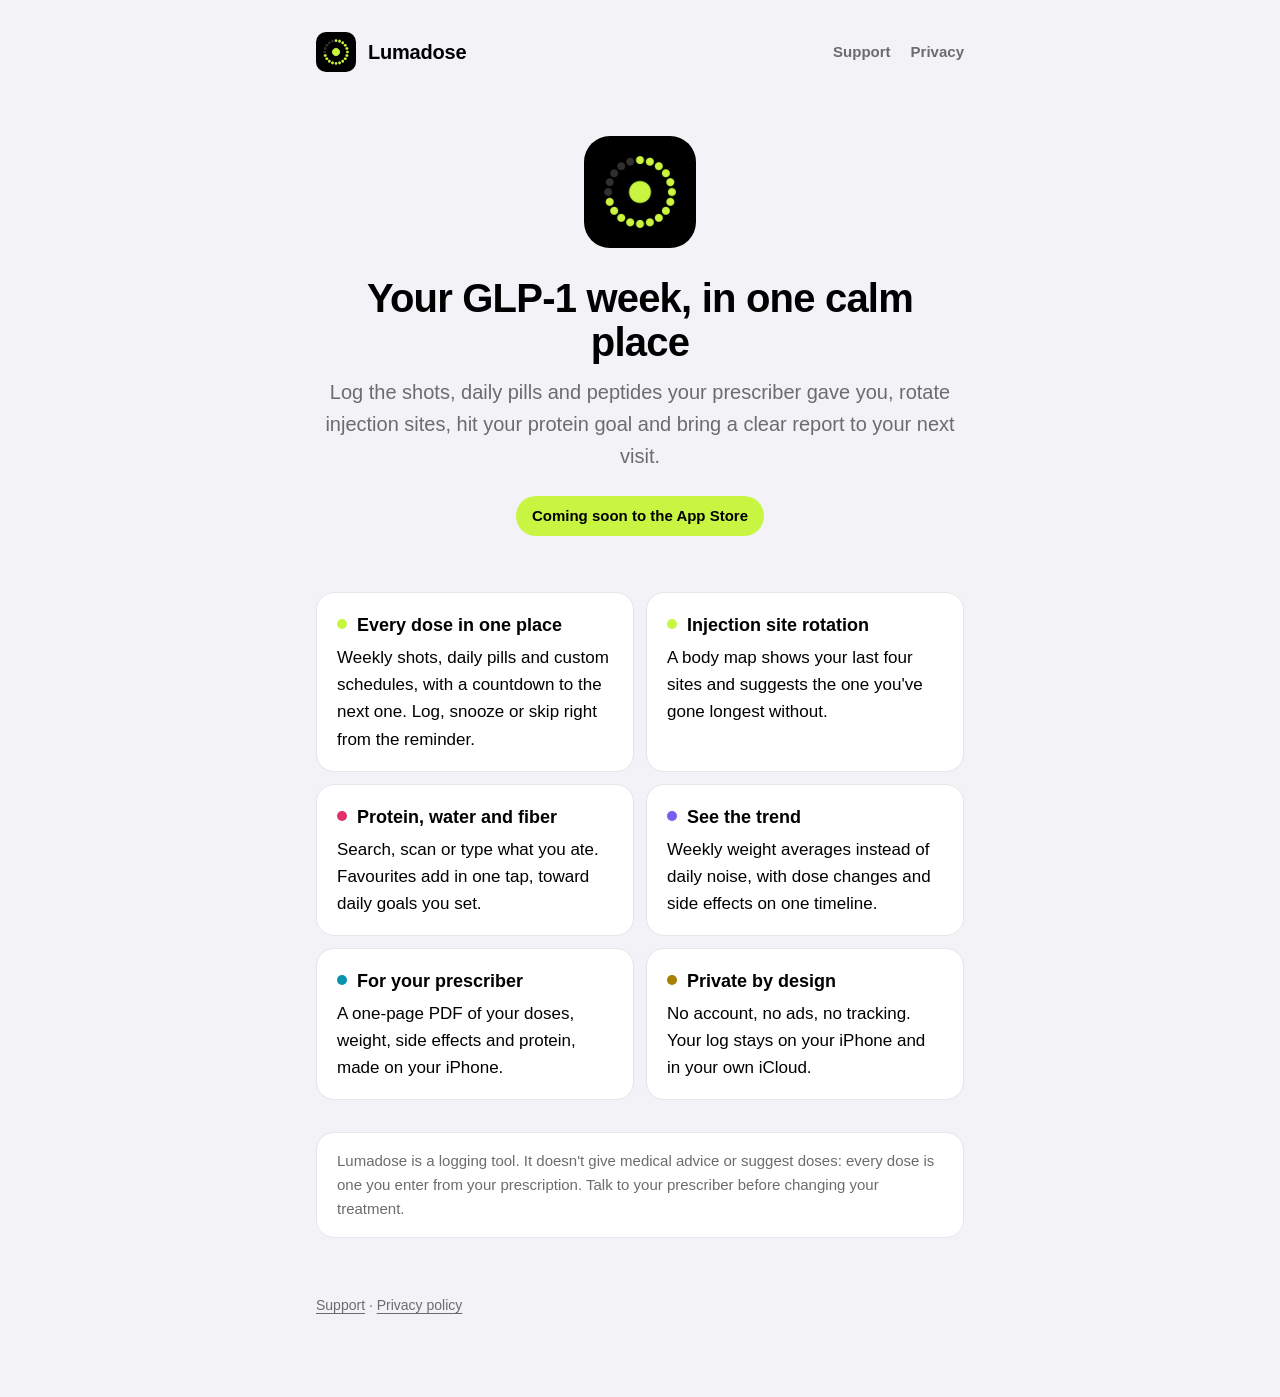
<file: index.html>
<!doctype html>
<html lang="en">
<head>
  <meta charset="utf-8">
  <meta name="viewport" content="width=device-width, initial-scale=1">
  <title>Lumadose: GLP-1 Tracker</title>
  <meta name="description" content="A private log for GLP-1 medication on iPhone: shots, pills and peptides, injection sites, protein and a report for your prescriber. No account, no tracking.">
  <meta name="color-scheme" content="light dark">
  <link rel="icon" href="assets/favicon.png">
  <link rel="apple-touch-icon" href="assets/icon.png">
  <link rel="stylesheet" href="assets/style.css">
</head>
<body>
<main>
  <header class="site">
    <a href="./"><img src="assets/icon.png" alt=""><span>Lumadose</span></a>
    <nav><a href="support/">Support</a><a href="privacy/">Privacy</a></nav>
  </header>

  <section class="hero">
    <img src="assets/icon.png" alt="Lumadose app icon">
    <h1>Your GLP-1 week, in one calm place</h1>
    <p class="lead">Log the shots, daily pills and peptides your prescriber gave you, rotate injection sites, hit your protein goal and bring a clear report to your next visit.</p>
    <p><span class="badge">Coming soon to the App Store</span></p>
  </section>

  <div class="cards">
    <div class="card">
      <h3>Every dose in one place</h3>
      <p>Weekly shots, daily pills and custom schedules, with a countdown to the next one. Log, snooze or skip right from the reminder.</p>
    </div>
    <div class="card">
      <h3>Injection site rotation</h3>
      <p>A body map shows your last four sites and suggests the one you've gone longest without.</p>
    </div>
    <div class="card protein">
      <h3>Protein, water and fiber</h3>
      <p>Search, scan or type what you ate. Favourites add in one tap, toward daily goals you set.</p>
    </div>
    <div class="card weight">
      <h3>See the trend</h3>
      <p>Weekly weight averages instead of daily noise, with dose changes and side effects on one timeline.</p>
    </div>
    <div class="card water">
      <h3>For your prescriber</h3>
      <p>A one-page PDF of your doses, weight, side effects and protein, made on your iPhone.</p>
    </div>
    <div class="card fiber">
      <h3>Private by design</h3>
      <p>No account, no ads, no tracking. Your log stays on your iPhone and in your own iCloud.</p>
    </div>
  </div>

  <div class="note">
    <p>Lumadose is a logging tool. It doesn't give medical advice or suggest doses: every dose is one you enter from your prescription. Talk to your prescriber before changing your treatment.</p>
  </div>

  <footer>
    <p><a href="support/">Support</a> · <a href="privacy/">Privacy policy</a></p>
  </footer>
</main>
</body>
</html>
</file>
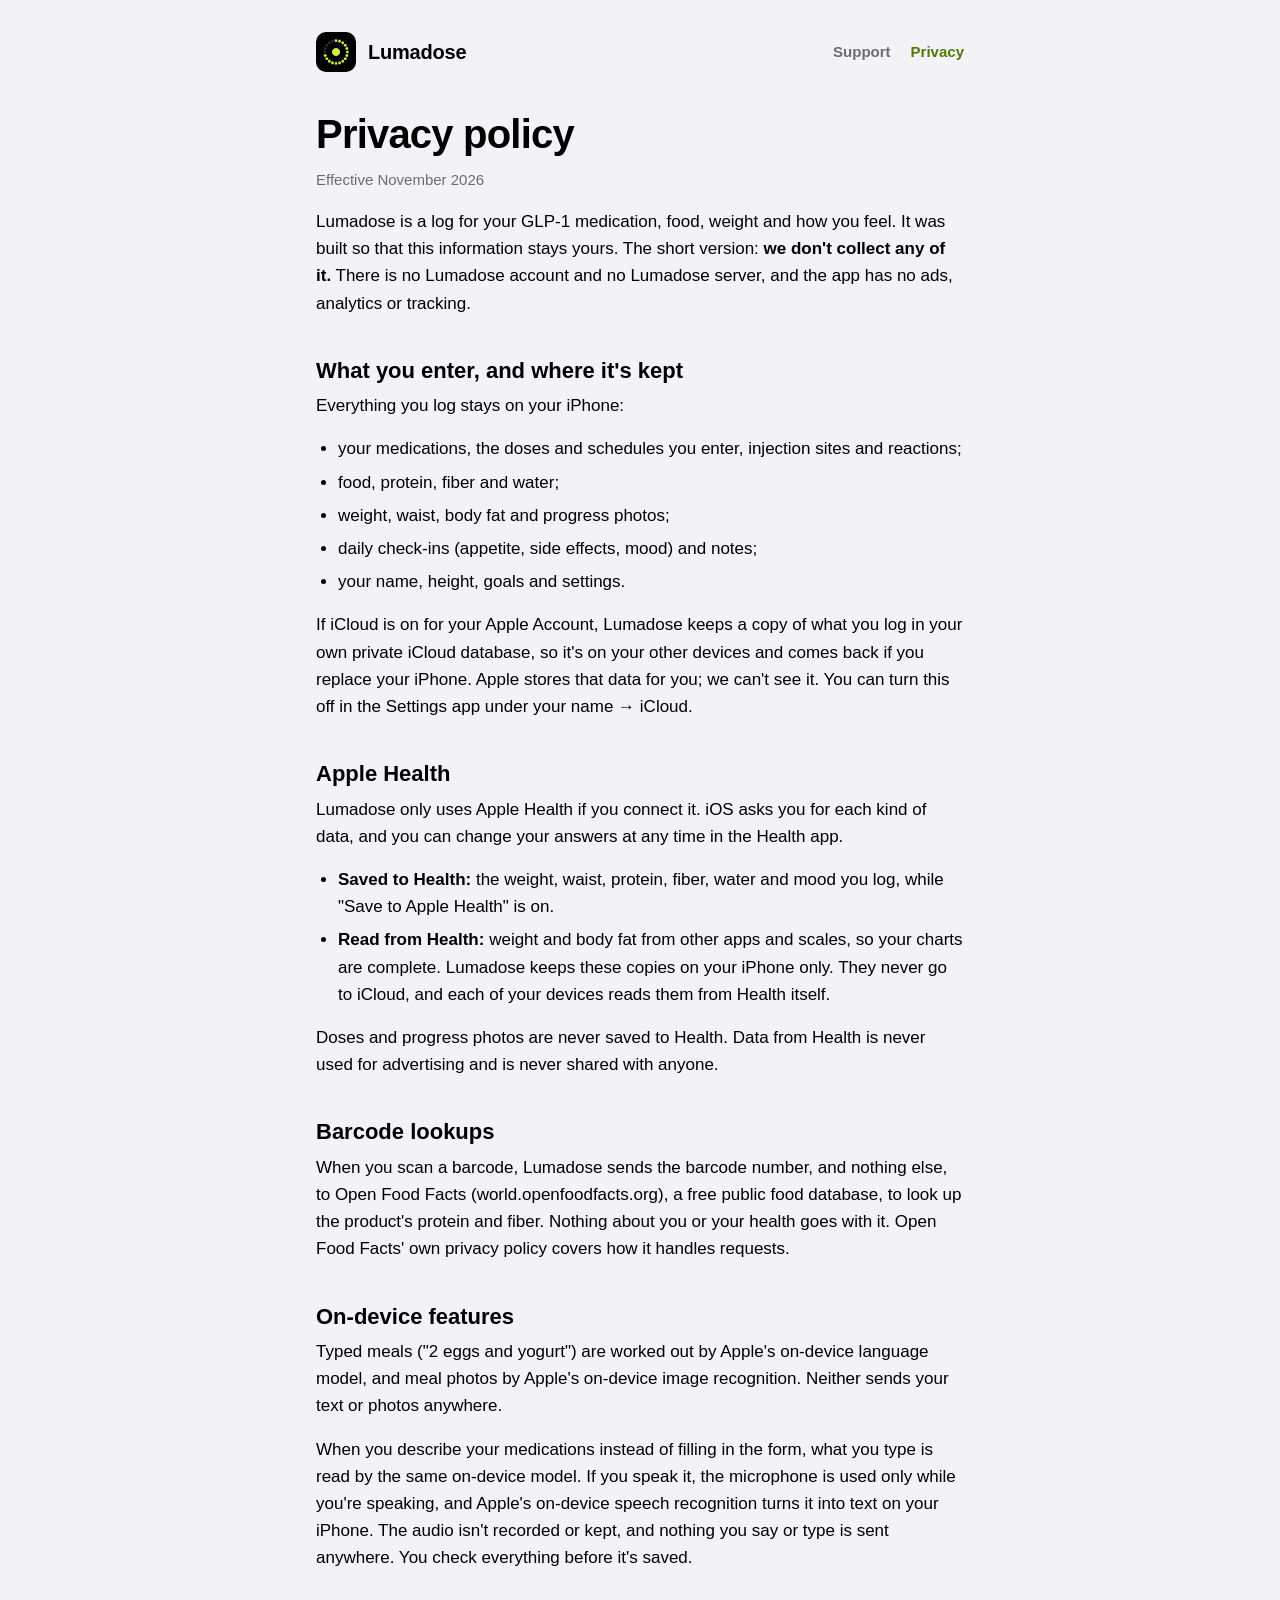
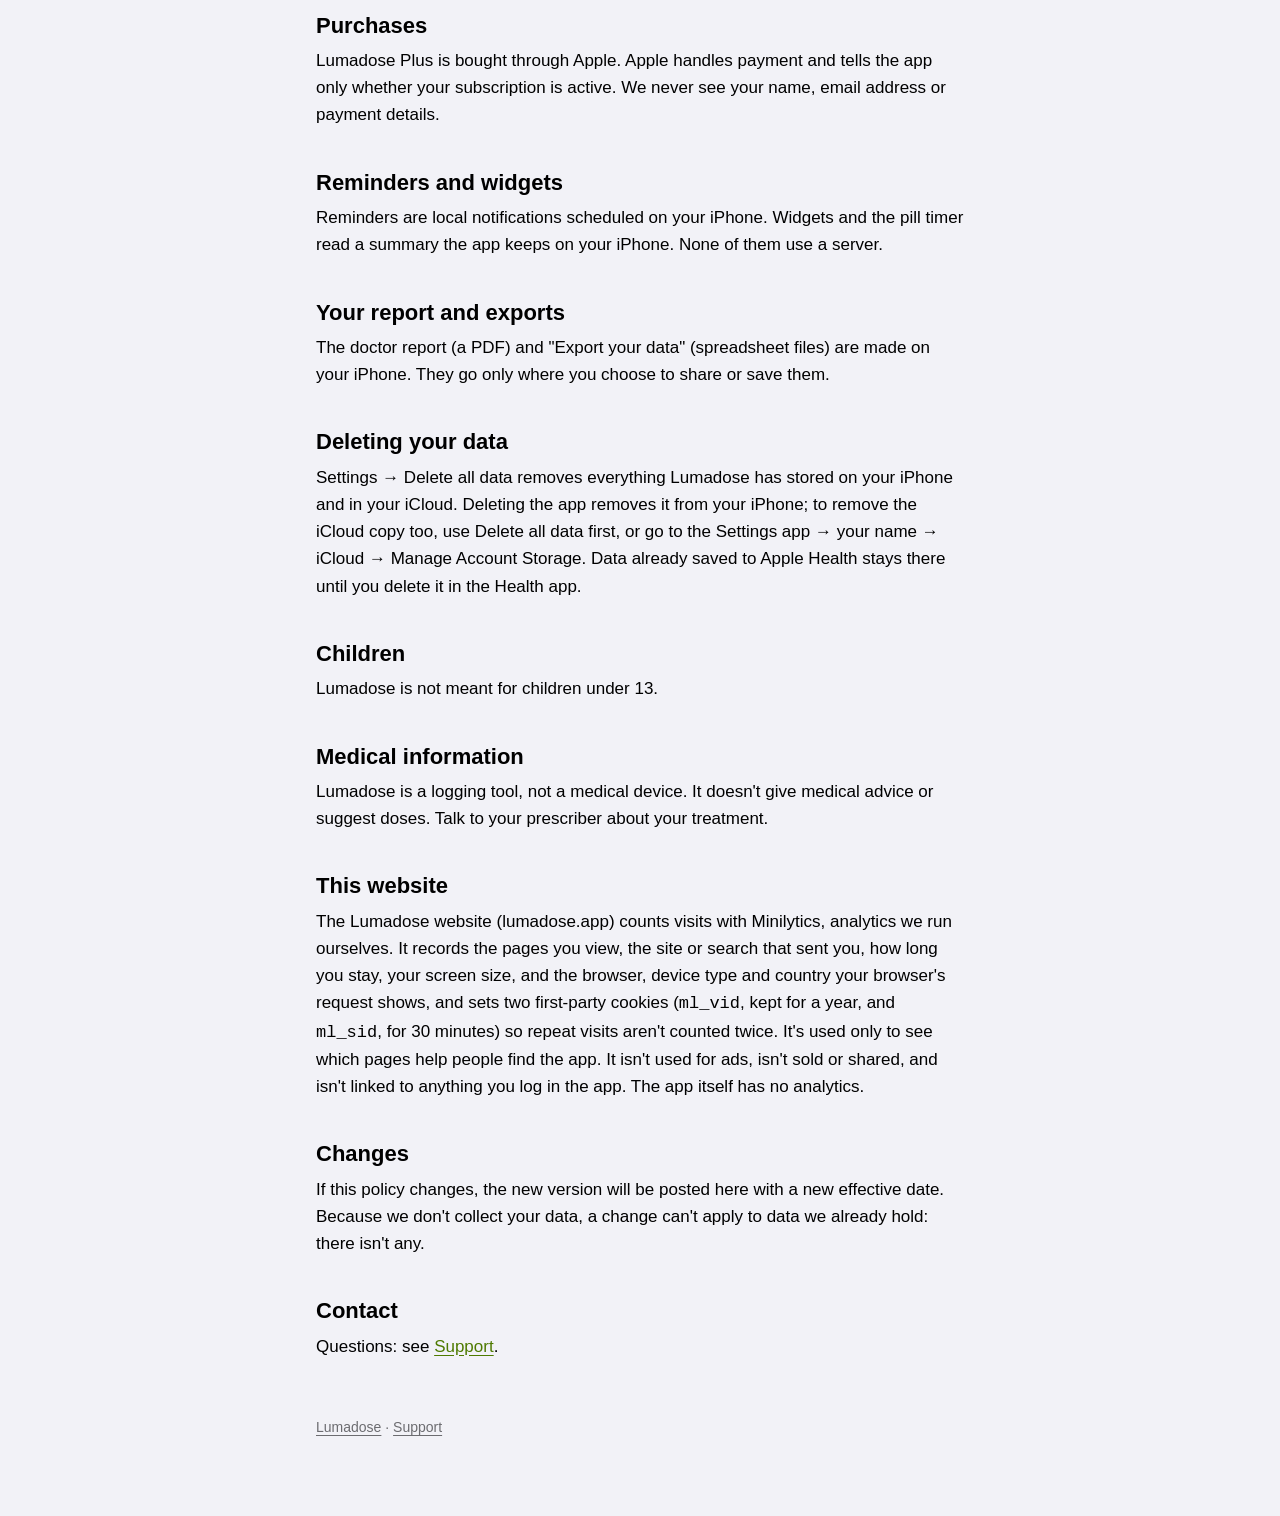
<file: privacy/index.html>
<!doctype html>
<html lang="en">
<head>
  <meta charset="utf-8">
  <meta name="viewport" content="width=device-width, initial-scale=1">
  <title>Lumadose Privacy Policy</title>
  <meta name="description" content="Lumadose doesn't collect your data. No account, no server, no ads, no tracking.">
  <meta name="color-scheme" content="light dark">
  <link rel="icon" href="../assets/favicon.png">
  <link rel="apple-touch-icon" href="../assets/icon.png">
  <link rel="stylesheet" href="../assets/style.css">
</head>
<body>
<main>
  <header class="site">
    <a href="../"><img src="../assets/icon.png" alt=""><span>Lumadose</span></a>
    <nav><a href="../support/">Support</a><a href="./" aria-current="page">Privacy</a></nav>
  </header>

  <h1>Privacy policy</h1>
  <p class="updated">Effective November 2026</p>

  <p>Lumadose is a log for your GLP-1 medication, food, weight and how you feel. It was built so that this information stays yours. The short version: <strong>we don't collect any of it.</strong> There is no Lumadose account and no Lumadose server, and the app has no ads, analytics or tracking.</p>

  <h2>What you enter, and where it's kept</h2>
  <p>Everything you log stays on your iPhone:</p>
  <ul>
    <li>your medications, the doses and schedules you enter, injection sites and reactions;</li>
    <li>food, protein, fiber and water;</li>
    <li>weight, waist, body fat and progress photos;</li>
    <li>daily check-ins (appetite, side effects, mood) and notes;</li>
    <li>your name, height, goals and settings.</li>
  </ul>
  <p>If iCloud is on for your Apple Account, Lumadose keeps a copy of what you log in your own private iCloud database, so it's on your other devices and comes back if you replace your iPhone. Apple stores that data for you; we can't see it. You can turn this off in the Settings app under your name → iCloud.</p>

  <h2>Apple Health</h2>
  <p>Lumadose only uses Apple Health if you connect it. iOS asks you for each kind of data, and you can change your answers at any time in the Health app.</p>
  <ul>
    <li><strong>Saved to Health:</strong> the weight, waist, protein, fiber, water and mood you log, while "Save to Apple Health" is on.</li>
    <li><strong>Read from Health:</strong> weight and body fat from other apps and scales, so your charts are complete. Lumadose keeps these copies on your iPhone only. They never go to iCloud, and each of your devices reads them from Health itself.</li>
  </ul>
  <p>Doses and progress photos are never saved to Health. Data from Health is never used for advertising and is never shared with anyone.</p>

  <h2>Barcode lookups</h2>
  <p>When you scan a barcode, Lumadose sends the barcode number, and nothing else, to Open Food Facts (world.openfoodfacts.org), a free public food database, to look up the product's protein and fiber. Nothing about you or your health goes with it. Open Food Facts' own privacy policy covers how it handles requests.</p>

  <h2>On-device features</h2>
  <p>Typed meals ("2 eggs and yogurt") are worked out by Apple's on-device language model, and meal photos by Apple's on-device image recognition. Neither sends your text or photos anywhere.</p>
  <p>When you describe your medications instead of filling in the form, what you type is read by the same on-device model. If you speak it, the microphone is used only while you're speaking, and Apple's on-device speech recognition turns it into text on your iPhone. The audio isn't recorded or kept, and nothing you say or type is sent anywhere. You check everything before it's saved.</p>

  <h2>Purchases</h2>
  <p>Lumadose Plus is bought through Apple. Apple handles payment and tells the app only whether your subscription is active. We never see your name, email address or payment details.</p>

  <h2>Reminders and widgets</h2>
  <p>Reminders are local notifications scheduled on your iPhone. Widgets and the pill timer read a summary the app keeps on your iPhone. None of them use a server.</p>

  <h2>Your report and exports</h2>
  <p>The doctor report (a PDF) and "Export your data" (spreadsheet files) are made on your iPhone. They go only where you choose to share or save them.</p>

  <h2>Deleting your data</h2>
  <p>Settings → Delete all data removes everything Lumadose has stored on your iPhone and in your iCloud. Deleting the app removes it from your iPhone; to remove the iCloud copy too, use Delete all data first, or go to the Settings app → your name → iCloud → Manage Account Storage. Data already saved to Apple Health stays there until you delete it in the Health app.</p>

  <h2>Children</h2>
  <p>Lumadose is not meant for children under 13.</p>

  <h2>Medical information</h2>
  <p>Lumadose is a logging tool, not a medical device. It doesn't give medical advice or suggest doses. Talk to your prescriber about your treatment.</p>

  <h2>This website</h2>
  <p>The Lumadose website (lumadose.app) counts visits with Minilytics, analytics we run ourselves. It records the pages you view, the site or search that sent you, how long you stay, your screen size, and the browser, device type and country your browser's request shows, and sets two first-party cookies (<code>ml_vid</code>, kept for a year, and <code>ml_sid</code>, for 30 minutes) so repeat visits aren't counted twice. It's used only to see which pages help people find the app. It isn't used for ads, isn't sold or shared, and isn't linked to anything you log in the app. The app itself has no analytics.</p>

  <h2>Changes</h2>
  <p>If this policy changes, the new version will be posted here with a new effective date. Because we don't collect your data, a change can't apply to data we already hold: there isn't any.</p>

  <h2>Contact</h2>
  <p>Questions: see <a href="../support/">Support</a>.</p>

  <footer>
    <p><a href="../">Lumadose</a> · <a href="../support/">Support</a></p>
  </footer>
</main>
</body>
</html>
</file>
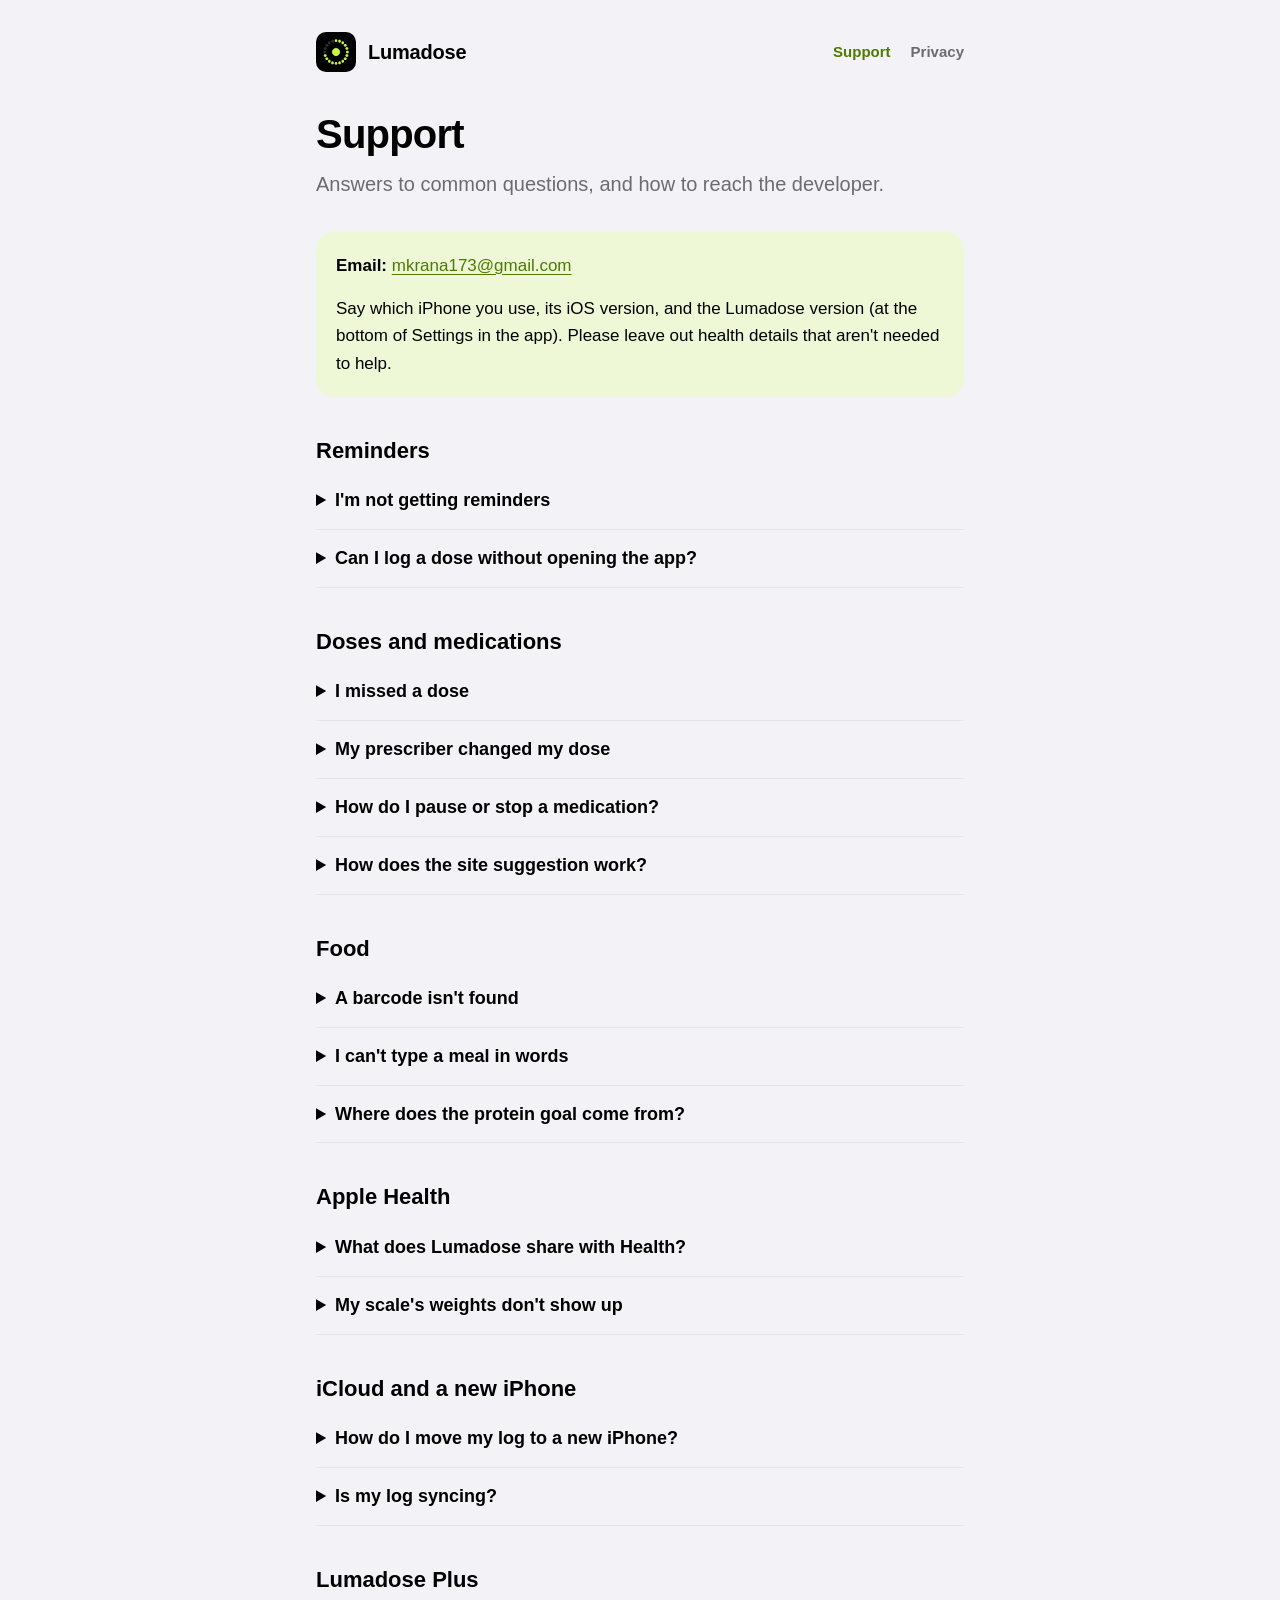
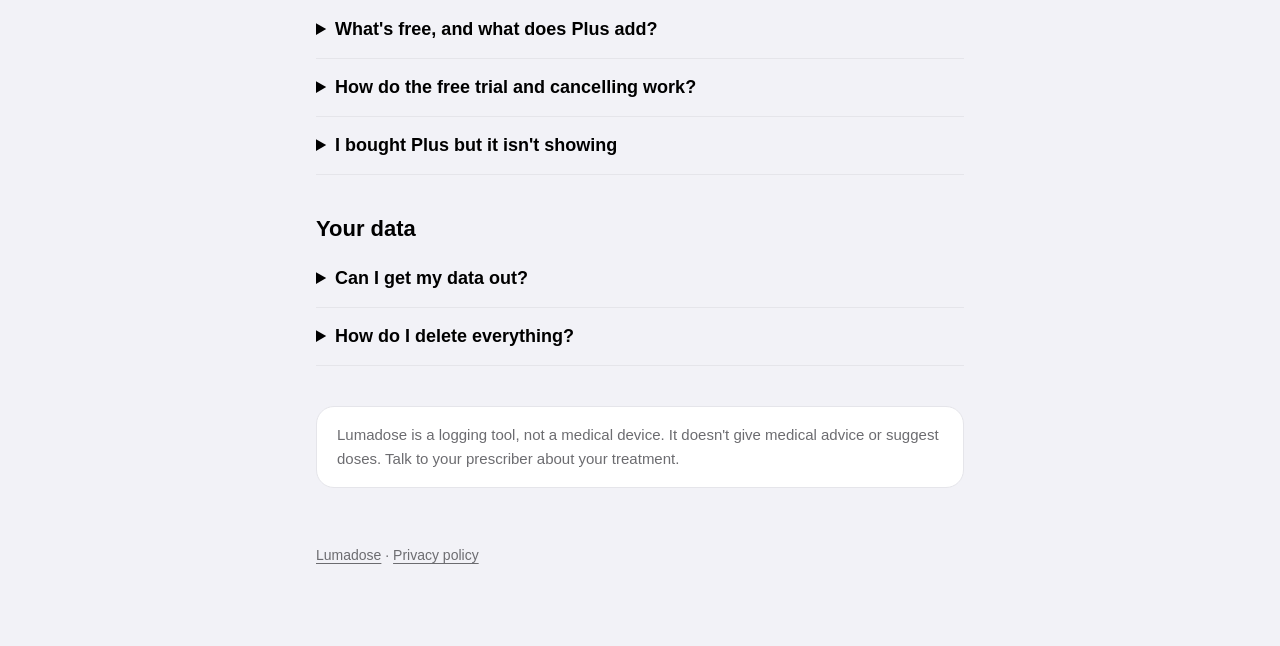
<file: support/index.html>
<!doctype html>
<html lang="en">
<head>
  <meta charset="utf-8">
  <meta name="viewport" content="width=device-width, initial-scale=1">
  <title>Lumadose Support</title>
  <meta name="description" content="Help with Lumadose: reminders, doses, food, Apple Health, iCloud and Lumadose Plus.">
  <meta name="color-scheme" content="light dark">
  <link rel="icon" href="../assets/favicon.png">
  <link rel="apple-touch-icon" href="../assets/icon.png">
  <link rel="stylesheet" href="../assets/style.css">
</head>
<body>
<main>
  <header class="site">
    <a href="../"><img src="../assets/icon.png" alt=""><span>Lumadose</span></a>
    <nav><a href="./" aria-current="page">Support</a><a href="../privacy/">Privacy</a></nav>
  </header>

  <h1>Support</h1>
  <p class="lead">Answers to common questions, and how to reach the developer.</p>

  <div class="contact">
    <p><strong>Email:</strong> <a href="mailto:mkrana173@gmail.com?subject=Lumadose%20support">mkrana173@gmail.com</a></p>
    <p>Say which iPhone you use, its iOS version, and the Lumadose version (at the bottom of Settings in the app). Please leave out health details that aren't needed to help.</p>
  </div>

  <h2>Reminders</h2>
  <details>
    <summary>I'm not getting reminders</summary>
    <p>Check that notifications are allowed for Lumadose in your iPhone's Settings › Notifications. Then, in Lumadose, open Settings › Reminders: each medication has its own reminder switch and time. A paused medication doesn't send reminders.</p>
  </details>
  <details>
    <summary>Can I log a dose without opening the app?</summary>
    <p>Yes. Touch and hold the reminder (or swipe down on it) for Log now, Snooze 1 hour and Skip this dose. The next-dose widget can log a dose that's due, too.</p>
  </details>

  <h2>Doses and medications</h2>
  <details>
    <summary>I missed a dose</summary>
    <p>Today shows it as not logged. If you took it, tap I took it; if not, tap Mark as skipped. Lumadose doesn't move your schedule and can't tell you what to do after a missed dose: check your medication's label or ask your prescriber.</p>
  </details>
  <details>
    <summary>My prescriber changed my dose</summary>
    <p>Open Meds, tap the medication, then Change dose, and enter the new dose exactly as your prescriber wrote it. Earlier doses stay in its history and on your charts.</p>
  </details>
  <details>
    <summary>How do I pause or stop a medication?</summary>
    <p>Open Meds, tap the medication, then Pause or stop. Pausing keeps it on Today without reminders. Stopping moves it to past medications. Either way, every log stays.</p>
  </details>
  <details>
    <summary>How does the site suggestion work?</summary>
    <p>Lumadose suggests the injection site you've gone longest without, and never the one you used last time. You can tap any other site instead. It's a reminder to rotate, not medical guidance.</p>
  </details>

  <h2>Food</h2>
  <details>
    <summary>A barcode isn't found</summary>
    <p>Barcodes are looked up in Open Food Facts, a free database that anyone can add to, so some products are missing. Enter the protein from the pack instead, and save it to your favourites so it's one tap next time. If the camera won't read a barcode, type the digits printed under it.</p>
  </details>
  <details>
    <summary>I can't type a meal in words</summary>
    <p>Typed meals use Apple's on-device model, so they need an iPhone that supports Apple Intelligence, with it turned on in Settings › Apple Intelligence &amp; Siri. On other iPhones you can still search, scan and use favourites.</p>
  </details>
  <details>
    <summary>Where does the protein goal come from?</summary>
    <p>When you set a goal, Lumadose shows general guidance of 1.2 to 1.6 g of protein per kg of goal weight a day. It's a starting point, not advice for you: set whatever goal your care team gives you, in Settings › Daily goals. The range comes from <a href="https://pmc.ncbi.nlm.nih.gov/articles/PMC12304835/">Nutritional priorities to support GLP-1 therapy for obesity</a> (Obesity, 2025). Every source the app uses is listed in Settings › Sources.</p>
  </details>

  <h2>Apple Health</h2>
  <details>
    <summary>What does Lumadose share with Health?</summary>
    <p>While Save to Apple Health is on, Lumadose saves the weight, waist, protein, fiber, water and mood you log. It reads weight and body fat from other apps and scales, and keeps those on your iPhone only. Doses and photos are never saved to Health. Change what's allowed in the Health app: tap your picture, then Apps, then Lumadose.</p>
  </details>
  <details>
    <summary>My scale's weights don't show up</summary>
    <p>Open Settings › Apple Health in Lumadose and tap Connect, then allow Lumadose to read weight and body fat. New readings come in each time you open the app.</p>
  </details>

  <h2>iCloud and a new iPhone</h2>
  <details>
    <summary>How do I move my log to a new iPhone?</summary>
    <p>Sign in with the same Apple Account with iCloud on, and install Lumadose. Your log comes back from iCloud on its own. Weights from other apps are read from Apple Health again.</p>
  </details>
  <details>
    <summary>Is my log syncing?</summary>
    <p>Settings › iCloud sync in Lumadose shows whether sync is on and up to date. If it says "Not signed in", sign in to iCloud in your iPhone's Settings.</p>
  </details>

  <h2>Lumadose Plus</h2>
  <details>
    <summary>What's free, and what does Plus add?</summary>
    <p>Reminders and logging are always free: one medication with every dose and reminder, food, water, weight and check-ins, and charts for the last 30 days. Plus adds more medications, barcode scanning, typed and photo meals, charts past 30 days and side effects by day after your dose, the doctor report, and more widgets.</p>
  </details>
  <details>
    <summary>How do the free trial and cancelling work?</summary>
    <p>The yearly plan starts with 7 days free. You can cancel any time in your iPhone's Settings › your name › Subscriptions, at least 24 hours before the trial or the current period ends. If Plus ends, nothing is deleted: every medication keeps its reminders and history.</p>
  </details>
  <details>
    <summary>I bought Plus but it isn't showing</summary>
    <p>In Lumadose, open Settings and tap Restore purchases, signed in with the Apple Account you bought it with. Refunds are handled by Apple at <a href="https://reportaproblem.apple.com">reportaproblem.apple.com</a>.</p>
  </details>

  <h2>Your data</h2>
  <details>
    <summary>Can I get my data out?</summary>
    <p>Yes. Settings › Export your data makes a zip of spreadsheet (CSV) files: doses, body measurements, food, water and check-ins, in your units.</p>
  </details>
  <details>
    <summary>How do I delete everything?</summary>
    <p>Settings › Delete all data removes your log from your iPhone and from your iCloud. Data already saved to Apple Health stays there until you delete it in the Health app. See the <a href="../privacy/">privacy policy</a> for more.</p>
  </details>

  <div class="note" style="margin-top: 40px;">
    <p>Lumadose is a logging tool, not a medical device. It doesn't give medical advice or suggest doses. Talk to your prescriber about your treatment.</p>
  </div>

  <footer>
    <p><a href="../">Lumadose</a> · <a href="../privacy/">Privacy policy</a></p>
  </footer>
</main>
</body>
</html>
</file>
<file: assets/style.css>
/* Pulse, the app's look: one neon per job on near-black. Light mode keeps the neon for dots and bars and uses the
   darker inks for text, as the app does. The dose colour is lime, the app's default. System font, as in the app. */
:root {
  --bg: #F2F2F7;
  --surface: #FFFFFF;
  --line: #E5E5EA;
  --ink: #000000;
  --muted: #6C6C70;
  --accent: #4E7A00;
  --accent-fill: #C8F542;
  --accent-tint: #EEF8D6;
  --protein: #E0306E;
  --water: #0A93AD;
  --fiber: #A87F00;
  --weight: #7A5CF0;
}
@media (prefers-color-scheme: dark) {
  :root {
    --bg: #000000;
    --surface: #1C1C1E;
    --line: #2C2C2E;
    --ink: #FFFFFF;
    --muted: #AEAEB2;
    --accent: #C8F542;
    --accent-fill: #C8F542;
    --accent-tint: #1F2A0A;
    --protein: #FF3B7F;
    --water: #3FD8F0;
    --fiber: #FFD53D;
    --weight: #A68BFF;
  }
}

* { box-sizing: border-box; }
html { -webkit-text-size-adjust: 100%; }
body {
  margin: 0;
  background: var(--bg);
  color: var(--ink);
  font: 17px/1.6 -apple-system, BlinkMacSystemFont, "SF Pro Text", "Segoe UI", Roboto, sans-serif;
}
main { max-width: 680px; margin: 0 auto; padding: 32px 16px 64px; }

header.site { display: flex; align-items: center; gap: 12px; margin-bottom: 40px; }
header.site a { display: flex; align-items: center; gap: 12px; color: var(--ink); text-decoration: none; }
header.site img { width: 40px; height: 40px; border-radius: 10px; }
header.site span { font-weight: 800; font-size: 20px; letter-spacing: -0.01em; }
header.site nav { margin-left: auto; display: flex; gap: 20px; }
header.site nav a { color: var(--muted); font-weight: 600; font-size: 15px; }
header.site nav a[aria-current="page"] { color: var(--accent); }

h1 { font-size: 40px; line-height: 1.1; font-weight: 800; margin: 0 0 12px; letter-spacing: -0.02em; }
h2 { font-size: 22px; line-height: 1.25; font-weight: 700; margin: 40px 0 8px; }
h3 { font-size: 18px; font-weight: 700; margin: 0 0 4px; }
p, ul { margin: 0 0 16px; }
ul { padding-left: 22px; }
li { margin-bottom: 6px; }
a { color: var(--accent); text-underline-offset: 3px; }
strong { font-weight: 700; }
.lead { font-size: 20px; color: var(--muted); }
.updated { color: var(--muted); font-size: 15px; }

.hero { text-align: center; padding: 24px 0 8px; }
.hero img { width: 112px; height: 112px; border-radius: 26px; margin-bottom: 20px; }
.badge {
  display: inline-block;
  margin-top: 8px;
  padding: 8px 16px;
  border-radius: 999px;
  background: var(--accent-fill);
  color: #000000;
  font-weight: 700;
  font-size: 15px;
}

.cards { display: grid; gap: 12px; margin: 32px 0; }
@media (min-width: 600px) { .cards { grid-template-columns: 1fr 1fr; } }
.card {
  background: var(--surface);
  border: 1px solid var(--line);
  border-radius: 18px;
  padding: 18px 20px;
}
.card h3::before {
  content: "";
  display: inline-block;
  width: 10px;
  height: 10px;
  border-radius: 50%;
  margin-right: 10px;
  vertical-align: 2px;
  background: var(--dot, var(--accent-fill));
}
.card.protein { --dot: var(--protein); }
.card.water { --dot: var(--water); }
.card.fiber { --dot: var(--fiber); }
.card.weight { --dot: var(--weight); }
.card p:last-child { margin-bottom: 0; }

.note {
  background: var(--surface);
  border: 1px solid var(--line);
  border-radius: 18px;
  padding: 16px 20px;
  color: var(--muted);
  font-size: 15px;
}
.note p:last-child { margin-bottom: 0; }

.contact {
  background: var(--accent-tint);
  border-radius: 18px;
  padding: 20px;
  margin: 32px 0;
}
.contact p:last-child { margin-bottom: 0; }

details { border-bottom: 1px solid var(--line); padding: 14px 0; }
details summary { cursor: pointer; font-weight: 700; font-size: 18px; }
details[open] summary { margin-bottom: 8px; }
details p:last-child, details ul:last-child { margin-bottom: 0; }

footer { margin-top: 56px; color: var(--muted); font-size: 14px; }
footer a { color: var(--muted); }

@media (max-width: 480px) {
  h1 { font-size: 32px; }
  header.site nav { gap: 14px; }
}
</file>
